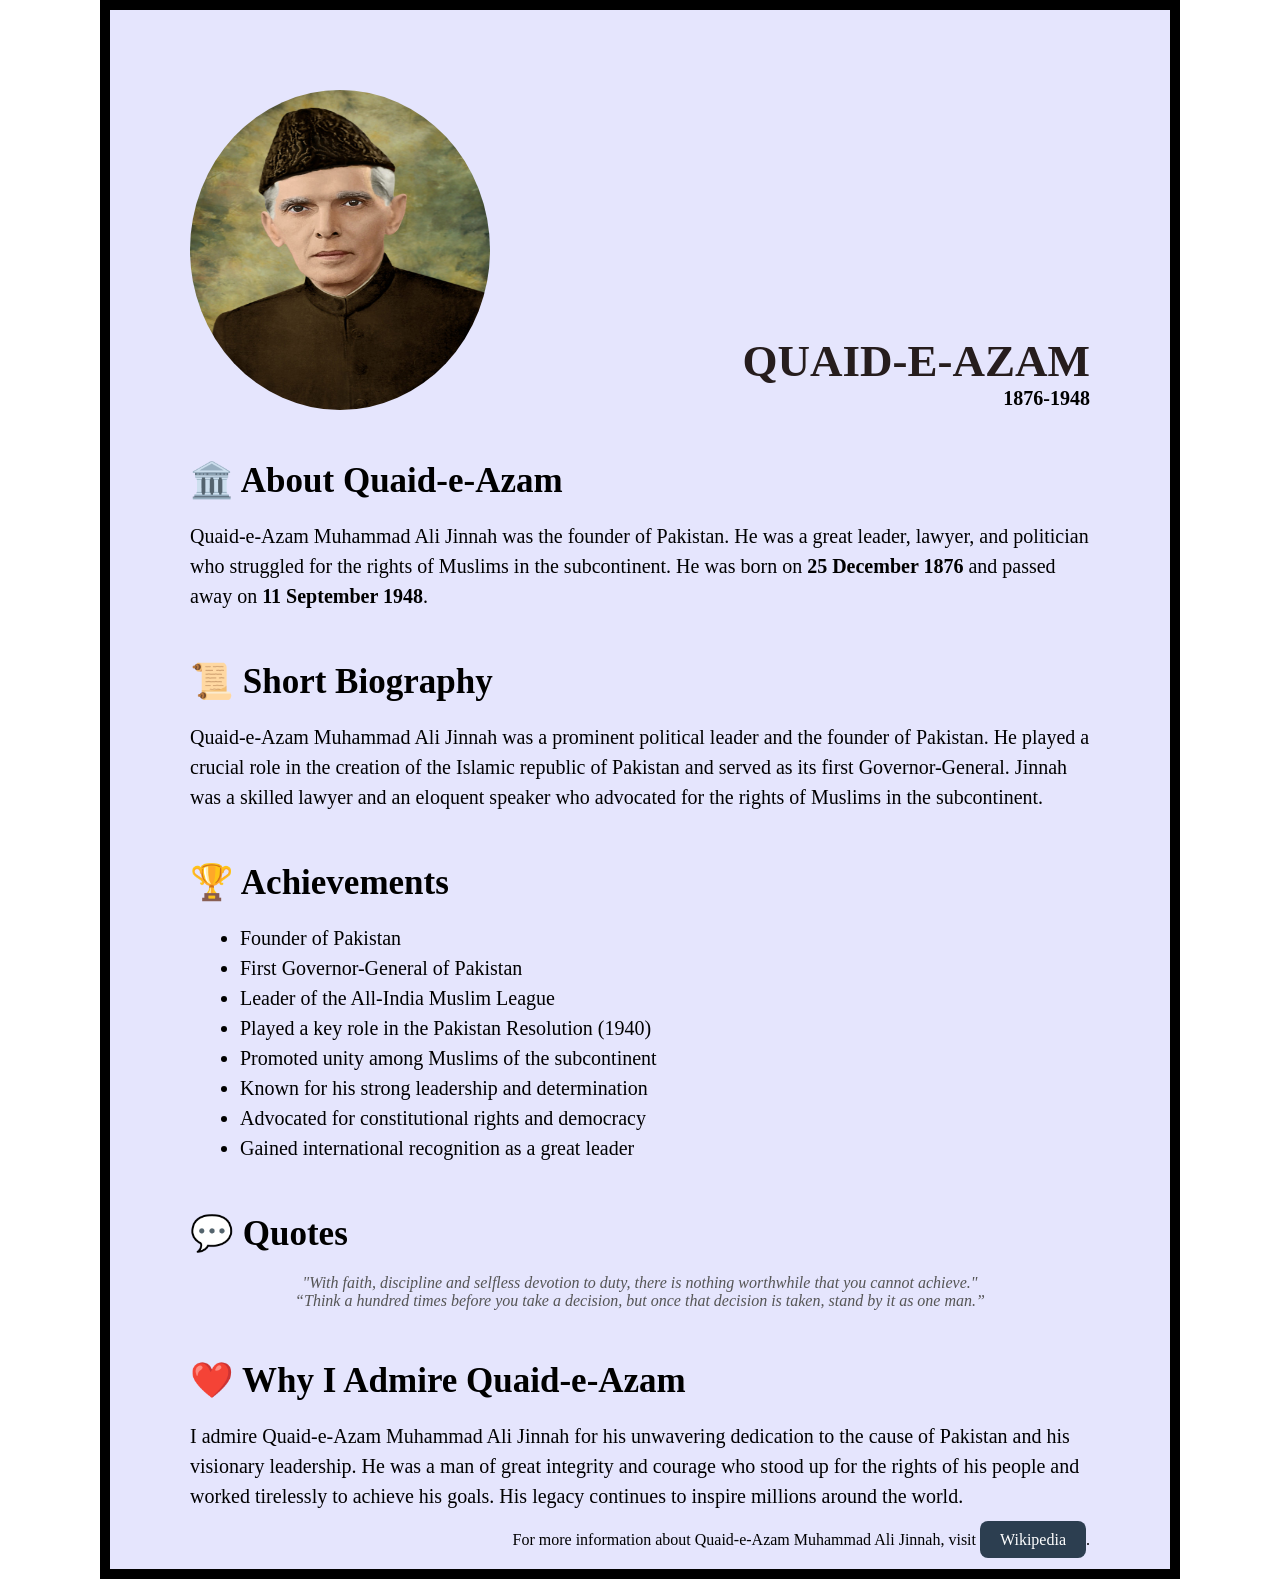
<file: project-1/Tribute-Website.html>
<!DOCTYPE html>
<html lang="en">

<head>
    <meta charset="UTF-8">
    <meta name="viewport" content="width=device-width, initial-scale=1.0">
    <title>Tribute Website | Quaid-e-Azam</title>
    <link rel="stylesheet" href="style.css">
</head>

<body>
    <div class="container">
        <div class="content">
            <section class="top_section">
                <div class="img_container">
                    <img src="quaid-e-azam.jpg" alt="Quaid-e-Azam">
                </div>
                <div>
                    <h1>QUAID-E-AZAM</h1>
                    <h4>1876-1948</h4>
                </div>
            </section>
            <section class="about">
                <h2>🏛️ About Quaid-e-Azam</h2>
                <p>Quaid-e-Azam Muhammad Ali Jinnah was the founder of Pakistan.
                    He was a great leader, lawyer, and politician who struggled for the rights of Muslims in the
                    subcontinent.
                    He was born on <b>25 December 1876</b> and passed away on <b>11 September 1948</b>.</p>
            </section>
            <section class="about biography">
                <h2>📜 Short Biography</h2>
                <p>Quaid-e-Azam Muhammad Ali Jinnah was a prominent political leader and the founder of Pakistan. He
                    played a crucial role in the creation of the Islamic republic of Pakistan and served as its first
                    Governor-General. Jinnah was a skilled lawyer and an eloquent speaker who advocated for the rights
                    of Muslims in the subcontinent.</p>
            </section>
            <section class="about achievements">
                <h2>🏆 Achievements</h2>
                <ul>
                    <li>Founder of Pakistan</li>
                    <li>First Governor-General of Pakistan</li>
                    <li>Leader of the All-India Muslim League</li>
                    <li>Played a key role in the Pakistan Resolution (1940)</li>
                    <li>Promoted unity among Muslims of the subcontinent</li>
                    <li>Known for his strong leadership and determination</li>
                    <li>Advocated for constitutional rights and democracy</li>
                    <li>Gained international recognition as a great leader</li>
                </ul>
            </section>
            <section class="about quotes">
                <h2>💬 Quotes</h2>
                <blockquote>
                    "With faith, discipline and selfless devotion to duty, there is nothing worthwhile that you cannot achieve."
                </blockquote>
                <blockquote>
                    “Think a hundred times before you take a decision, but once that decision is taken, stand by it as one man.”
                </blockquote>
            </section>
            <section class="about admire">
                <h2>❤️ Why I Admire Quaid-e-Azam</h2>
                <p>I admire Quaid-e-Azam Muhammad Ali Jinnah for his unwavering dedication to the cause of Pakistan and
                    his visionary leadership. He was a man of great integrity and courage who stood up for the rights of
                    his people and worked tirelessly to achieve his goals. His legacy continues to inspire millions
                    around the world.</p>
            </section>
            <footer>
                <p>For more information about Quaid-e-Azam Muhammad Ali Jinnah, visit
                    <a class="btn" href="https://en.wikipedia.org/wiki/Muhammad_Ali_Jinnah" target="_blank" rel="noopener noreferrer">Wikipedia</a>.</p>
            </footer>
        </div>
    </div>

    </div>
</body>

</html>
</file>
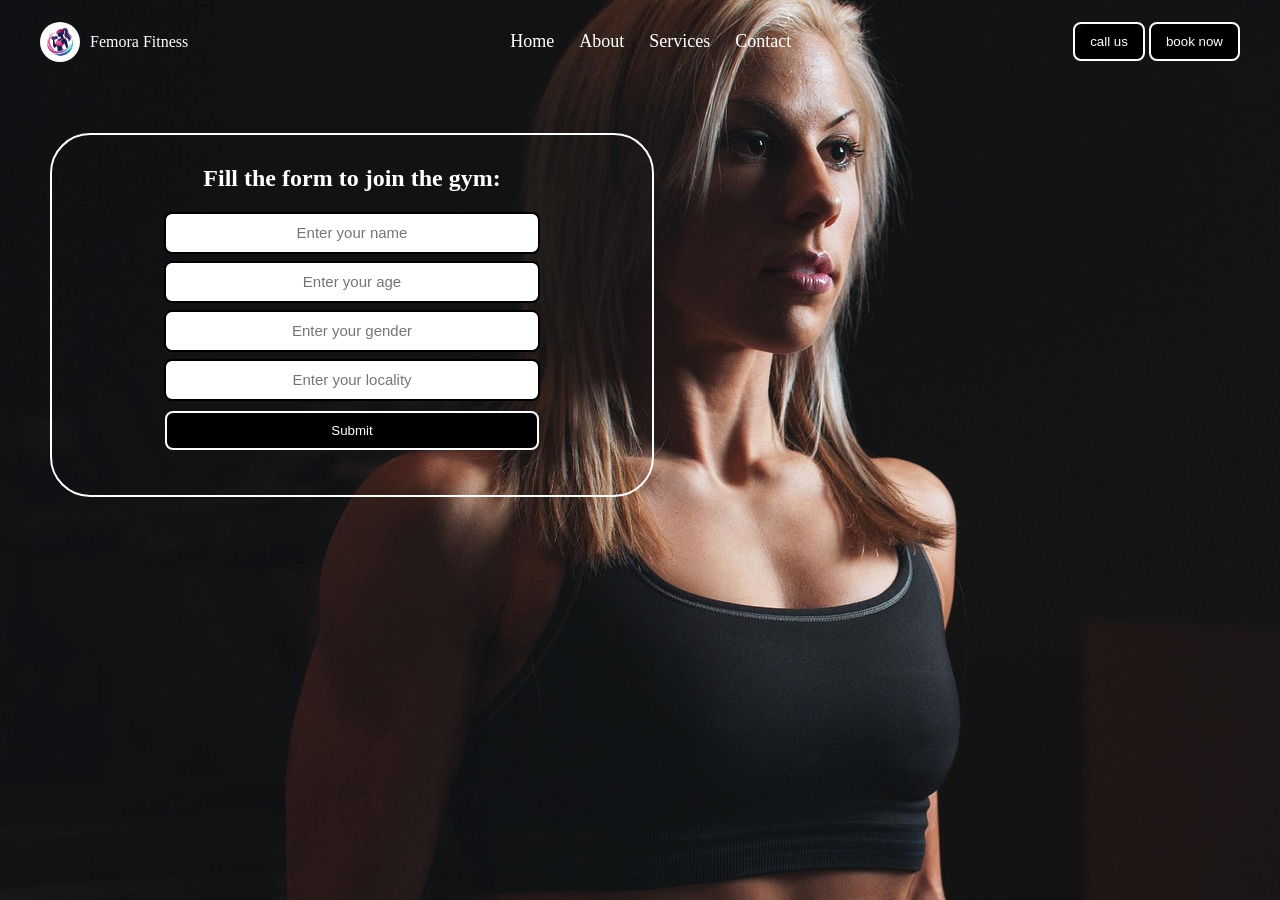
<file: Project-2/Gym-website.html>
<!DOCTYPE html>
<html lang="en">

<head>
    <meta charset="UTF-8">
    <meta name="viewport" content="width=device-width, initial-scale=1.0">
    <title>Femora Fitness</title>
</head>
<link href="https://fonts.googleapis.com/css2?family=Baloo+2:wght@400;600;700&display=swap" rel="stylesheet">
<link rel="stylesheet" href="gym.css">

<body>
    <header class="header">
        <nav class="navbar">
            <div class="logo">
                <img src="logo.jpg" alt="logo">
                <p>Femora Fitness</p>
            </div>

            <ul class="nav-links">
                <li><a href="#">Home</a></li>
                <li><a href="#">About</a></li>
                <li><a href="#">Services</a></li>
                <li><a href="#">Contact</a></li>
            </ul>
            <div class="left-links">
                <button>call us</button>
                <button>book now</button>
            </div>

        </nav>
    </header>
    <div class="form">
        <h2>Fill the form to join the gym:</h2>
        <form action="noaction.php">
            <div class="form-group">
                <input type="text" name="" placeholder="Enter your name">
            </div>
            <div class="form-group">
                <input type="text" name="" placeholder="Enter your age">
            </div>
            <div class="form-group">
                <input type="text" name="" placeholder="Enter your gender">
            </div>
            <div class="form-group">
                <input type="text" name="" placeholder="Enter your locality">
            </div>
            <div class="btn">
                <button>Submit</button>
            </div>

        </form>

    </div>
</body>

</html>
</file>
<file: project-1/style.css>
*{
    margin: 0;
    padding: 0;
}
.container{
    background-color: #e5e5fd;
    min-width: 100vh;
    /* width: 70vw; */
    margin-left: 100px;
    margin-right: 100px;
    /* margin: 100px; */
    border: 10px solid black;
    padding-bottom: 20px;
}
.top_section{
    margin-top: 80px;
    display:flex;
    justify-content: space-between;
     align-items: flex-end;
}
.top_section h1{
    font-size: 45px; 
    font-weight: bold; 
    color: rgb(38, 29, 29);/* font-family: 'Times New Roman', Times, serif; */
}
.top_section h4{
    font-size: 20px;
    font-family: 'Times New Roman', Times, serif;
    text-align: right;
}
.content{
    margin: 0 auto;
    width: 900px;
}
.img_container{
    border-radius: 50%;
    overflow: hidden;
}
.img_container,img{
    width: 300px;
    height: 320px;
}
.about{
    margin-top: 50px;
}
.about h2{
    font-size: 35px;
    margin-bottom: 20px;
}
.about p{
    font-size: 20px;
    line-height: 1.5;
}
.achievements ul{
    margin-left: 50px;
}
.achievements li{
    font-size: 20px;
    line-height: 1.5;
}
.admire p{
    padding-bottom: 20px;
}
blockquote {
  font-style: italic;
  text-align: center;
  color: #555;
}
footer p{
    text-align: right;
}
.btn {
  background-color: #2c3e50;
  color: white;
  padding: 10px 20px;
  text-decoration: none;
  border-radius: 8px;

}

.btn:hover {
  background-color: #1abc9c;
}
</file>
<file: Project-2/gym.css>
body {
    /* font-family: 'Baloo 2', cursive; */
    margin: 0;
    padding: 0;
    background: url('gym.jpg');
    color: white;

}

/* NAVBAR */
.navbar {
    display: flex;
    justify-content: space-between;
    align-items: center;
    padding: 15px 40px;
}

/* LOGO */
.logo {
    display: flex;
    align-items: center;
    gap: 10px;
    color: white;
}

.logo img {
    width: 40px;
    border-radius: 50%;
}

/* NAV LINKS */
.nav-links {
    list-style: none;
    display: flex;
    gap: 25px;
}

.nav-links li a {
    text-decoration: none;
    color: white;
    font-size: 18px;
    transition: 0.3s;
}

.nav-links li a:hover {
    color: pink;
}

/* BUTTONS */
.left-links button {
    background-color: #9E9E9E;
    border: none;
    padding: 10px 15px;
    border-radius: 8px;
    color: white;
    border: 2px solid white;
    background-color: black;
}

button:hover {
    background-color: #898989;
}

.form {
    margin-top: 50px;
    border: 2px solid white;
    width: 600px;
    height: 360px;
    margin-left: 50px;
    border-radius: 40px;
}

input {
    font-weight: 200;
    height: 26px;
    width: 360px;
    text-align: center;
    display: block;
    border: 2px solid black;
    padding: 6px;
    margin: 7px auto;
    font-size: 15px;
    border-radius: 8px;

}

.form h2 {
    text-align: center;
    margin-top: 30px;
}

.form button {
    display: block;
    margin: 0 auto;
    width: 374px;
    margin-top: 10px;
    border: none;
    padding: 10px 15px;
    border-radius: 8px;
    color: white;
    border: 2px solid white;
    background-color: black;
}
</file>
